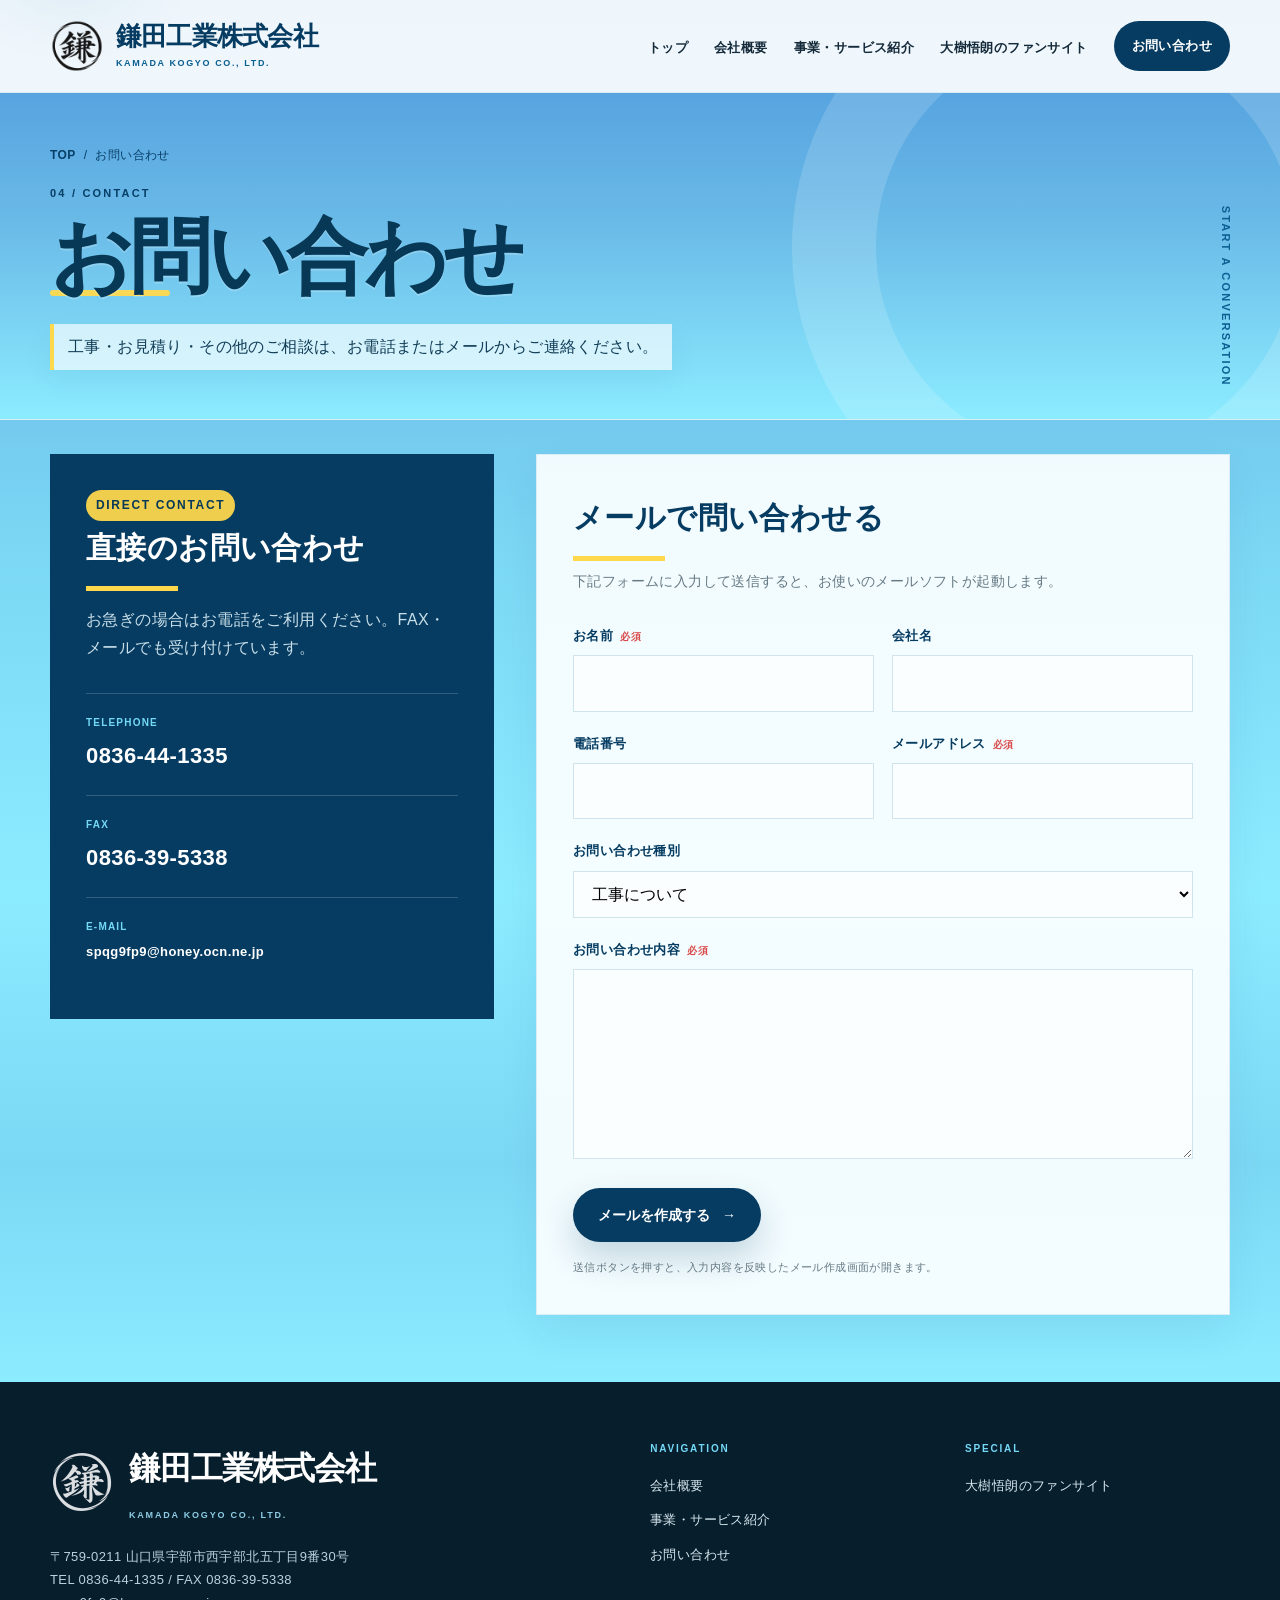
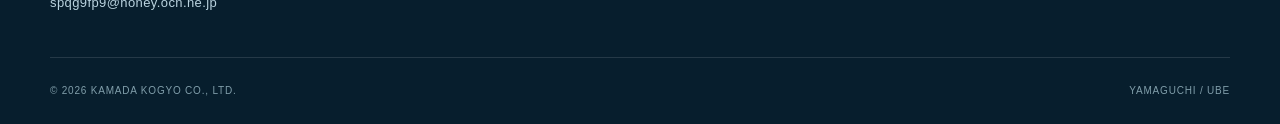
<file: contact.html>
<!doctype html><html lang="ja"><head><meta charset="utf-8"><meta name="viewport" content="width=device-width,initial-scale=1"><meta name="description" content="鎌田工業株式会社へのお問い合わせ。TEL 0836-44-1335。"><title>お問い合わせ｜【公式】鎌田工業株式会社</title><meta property="og:title" content="お問い合わせ｜【公式】鎌田工業株式会社"><meta property="og:site_name" content="【公式】鎌田工業株式会社"><meta name="twitter:title" content="お問い合わせ｜【公式】鎌田工業株式会社"><link rel="stylesheet" href="assets/css/style.css?v=20260925-wrap-fix-v2"></head><body>
<div class="scroll-progress" aria-hidden="true"></div><a class="skip-link" href="#main">本文へ移動</a><header class="site-header"><div class="container header-inner"><a class="brand" href="index.html"><span class="brand-logo" aria-hidden="true"><img src="assets/img/kamada-logo.png" alt=""></span><span class="brand-copy"><span class="brand-main">鎌田工業株式会社</span><span class="brand-sub">KAMADA KOGYO CO., LTD.</span></span></a><button class="menu-btn" type="button" aria-label="メニューを開く" aria-expanded="false"><span></span></button><nav class="nav"><a href="index.html">トップ</a><a href="company.html">会社概要</a><a href="services.html">事業・サービス紹介</a><a href="karaoke.html">大樹悟朗のファンサイト</a><a class="nav-contact" href="contact.html" aria-current="page">お問い合わせ</a></nav></div></header>
<main id="main"><section class="page-hero"><div class="container page-hero-inner"><div class="breadcrumb"><a href="index.html">TOP</a><span>/</span><span>お問い合わせ</span></div><div class="page-kicker">04 / CONTACT</div><h1 class="page-title">お問い合わせ</h1><p class="page-intro">工事・お見積り・その他のご相談は、お電話またはメールからご連絡ください。</p></div><div class="page-accent">START A CONVERSATION</div></section>
<section class="section"><div class="container contact-layout"><aside class="contact-side reveal"><div class="section-index" style="color:var(--sky-bright)">DIRECT CONTACT</div><h2>直接のお問い合わせ</h2><p>お急ぎの場合はお電話をご利用ください。FAX・メールでも受け付けています。</p><a class="contact-direct" href="tel:0836441335"><small>TELEPHONE</small><strong>0836-44-1335</strong></a><div class="contact-direct"><small>FAX</small><strong>0836-39-5338</strong></div><a class="contact-direct email" href="mailto:spqg9fp9@honey.ocn.ne.jp"><small>E-MAIL</small><strong>spqg9fp9@honey.ocn.ne.jp</strong></a></aside><div class="contact-card reveal reveal-delay-1"><h2>メールで問い合わせる</h2><p class="note">下記フォームに入力して送信すると、お使いのメールソフトが起動します。</p><form id="contactForm"><div class="form-row"><div class="field"><label for="name">お名前<span class="required">必須</span></label><input id="name" name="name" required autocomplete="name"></div><div class="field"><label for="company">会社名</label><input id="company" name="company" autocomplete="organization"></div></div><div class="form-row"><div class="field"><label for="tel">電話番号</label><input id="tel" name="tel" type="tel" autocomplete="tel"></div><div class="field"><label for="email">メールアドレス<span class="required">必須</span></label><input id="email" name="email" type="email" required autocomplete="email"></div></div><div class="field"><label for="subject">お問い合わせ種別</label><select id="subject" name="subject"><option>工事について</option><option>お見積りについて</option><option>会社について</option><option>その他</option></select></div><div class="field"><label for="message">お問い合わせ内容<span class="required">必須</span></label><textarea id="message" name="message" required></textarea></div><button class="btn btn-primary" type="submit">メールを作成する <span class="arrow">→</span></button><p class="form-note">送信ボタンを押すと、入力内容を反映したメール作成画面が開きます。</p></form></div></div></section></main>
<footer class="site-footer"><div class="container"><div class="footer-top"><div><div class="footer-brand footer-brand-with-logo"><img src="assets/img/kamada-logo.png" alt="鎌田工業株式会社 ロゴ"><span>鎌田工業株式会社<small>KAMADA KOGYO CO., LTD.</small></span></div><p class="footer-address">〒759-0211 山口県宇部市西宇部北五丁目9番30号<br>TEL 0836-44-1335 / FAX 0836-39-5338<br>spqg9fp9@honey.ocn.ne.jp</p></div><div><div class="footer-title">NAVIGATION</div><div class="footer-links"><a href="company.html">会社概要</a><a href="services.html">事業・サービス紹介</a><a href="contact.html">お問い合わせ</a></div></div><div><div class="footer-title">SPECIAL</div><div class="footer-links"><a href="karaoke.html">大樹悟朗のファンサイト</a></div></div></div><div class="footer-bottom"><span>© <span data-year></span> KAMADA KOGYO CO., LTD.</span><span>YAMAGUCHI / UBE</span></div></div></footer><button class="to-top" type="button" aria-label="ページ上部へ">↑</button><script src="assets/js/main.js?v=20260925-wrap-fix-v2"></script></body></html>
</file>
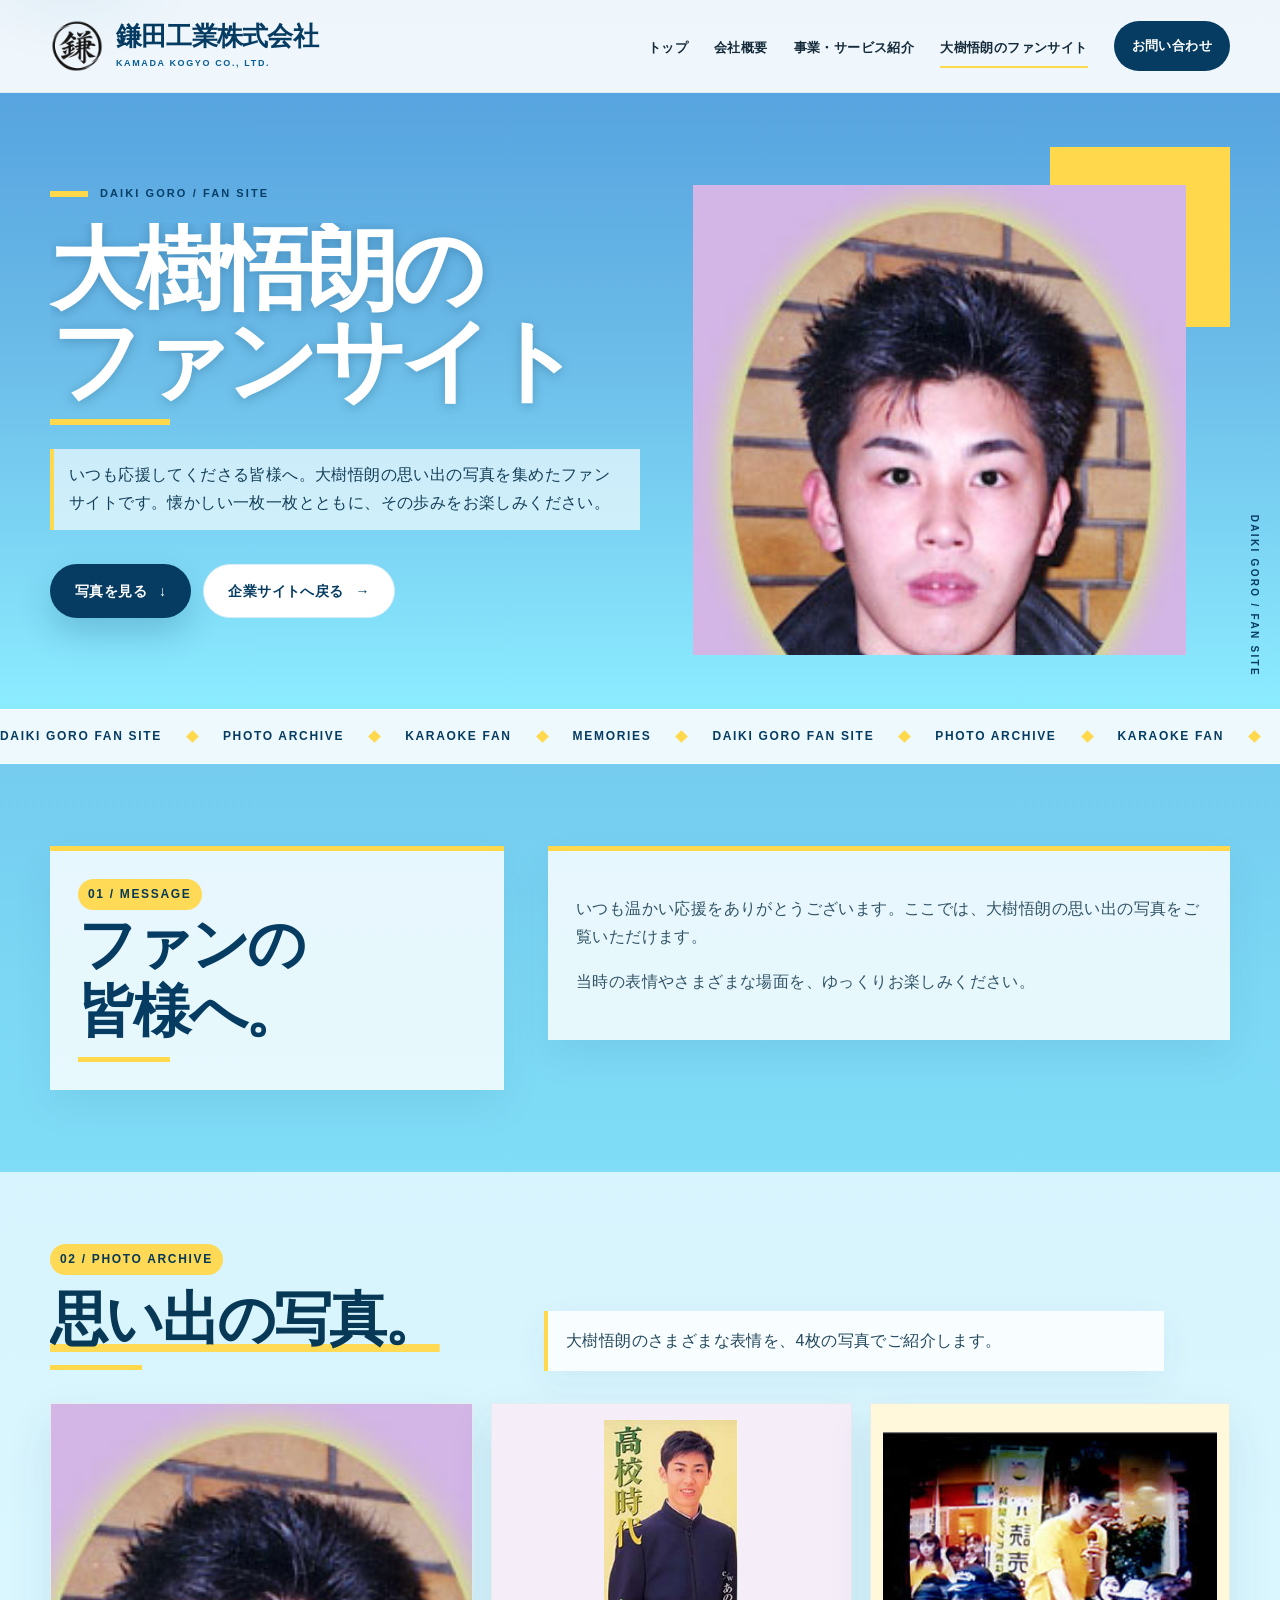
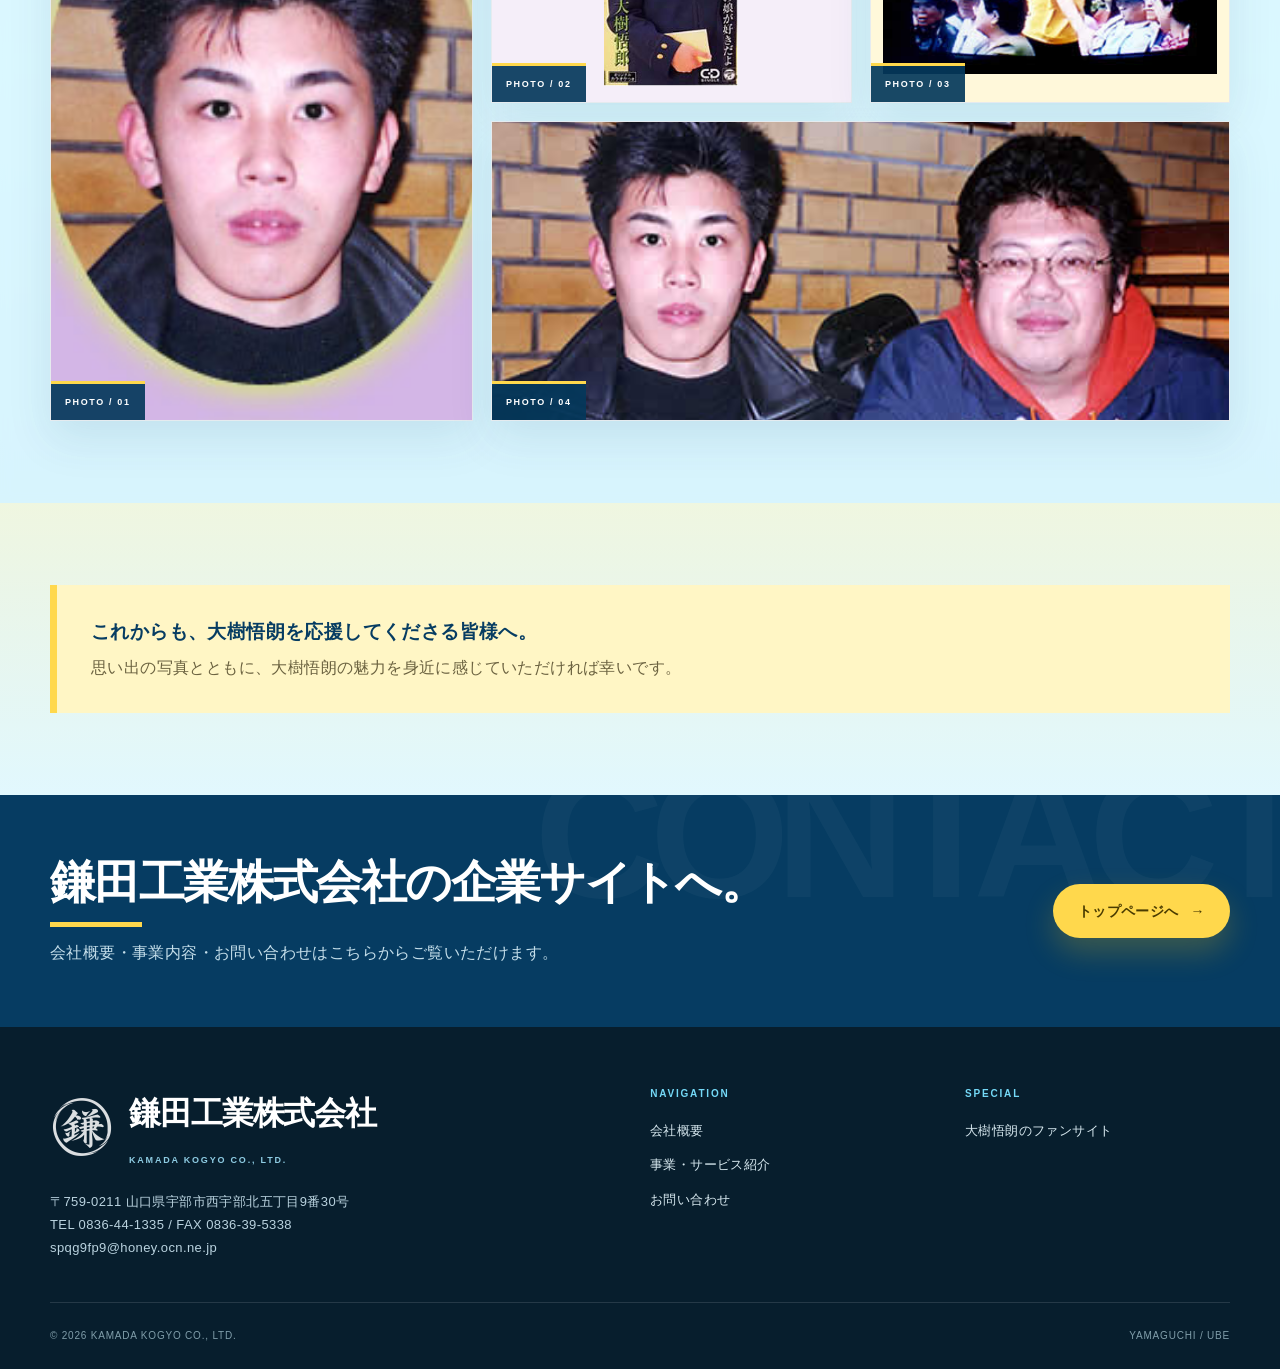
<file: karaoke.html>
<!doctype html><html lang="ja"><head><meta charset="utf-8"><meta name="viewport" content="width=device-width,initial-scale=1"><meta name="description" content="大樹悟朗のファンサイト。思い出の写真を掲載しています。"><title>大樹悟朗のファンサイト｜【公式】鎌田工業株式会社</title><meta property="og:title" content="大樹悟朗のファンサイト｜【公式】鎌田工業株式会社"><meta property="og:site_name" content="【公式】鎌田工業株式会社"><meta name="twitter:title" content="大樹悟朗のファンサイト｜【公式】鎌田工業株式会社"><link rel="stylesheet" href="assets/css/style.css?v=20260925-wrap-fix-v2"></head><body>
<div class="scroll-progress" aria-hidden="true"></div><a class="skip-link" href="#main">本文へ移動</a><header class="site-header"><div class="container header-inner"><a class="brand" href="index.html"><span class="brand-logo" aria-hidden="true"><img src="assets/img/kamada-logo.png" alt=""></span><span class="brand-copy"><span class="brand-main">鎌田工業株式会社</span><span class="brand-sub">KAMADA KOGYO CO., LTD.</span></span></a><button class="menu-btn" type="button" aria-label="メニューを開く" aria-expanded="false"><span></span></button><nav class="nav"><a href="index.html">トップ</a><a href="company.html">会社概要</a><a href="services.html">事業・サービス紹介</a><a href="karaoke.html" aria-current="page">大樹悟朗のファンサイト</a><a class="nav-contact" href="contact.html">お問い合わせ</a></nav></div></header>
<main id="main"><section class="fan-hero"><div class="container fan-hero-grid"><div class="fan-hero-copy"><div class="kicker">DAIKI GORO / FAN SITE</div><h1><span>大樹悟朗の</span><br><span class="fan-title-sub">ファンサイト</span></h1><p>いつも応援してくださる皆様へ。大樹悟朗の思い出の写真を集めたファンサイトです。懐かしい一枚一枚とともに、その歩みをお楽しみください。</p><div class="hero-actions"><a class="btn btn-primary" href="#gallery">写真を見る <span class="arrow">↓</span></a><a class="btn btn-outline" href="index.html">企業サイトへ戻る <span class="arrow">→</span></a></div></div><div class="fan-portrait-wrap"><div class="fan-portrait reveal-clip"><img src="assets/img/daiki-goro-4.jpg" alt="大樹悟朗ファンサイト掲載写真"></div></div></div></section>
<div class="marquee" aria-hidden="true"><div class="marquee-track"><span>DAIKI GORO FAN SITE</span><span>PHOTO ARCHIVE</span><span>KARAOKE FAN</span><span>MEMORIES</span><span>DAIKI GORO FAN SITE</span><span>PHOTO ARCHIVE</span><span>KARAOKE FAN</span><span>MEMORIES</span></div></div>
<section class="section"><div class="container fan-message"><div class="reveal"><div class="section-index">01 / MESSAGE</div><h2>ファンの皆様へ。</h2></div><div class="fan-message-text reveal reveal-delay-1"><p>いつも温かい応援をありがとうございます。ここでは、大樹悟朗の思い出の写真をご覧いただけます。</p><p>当時の表情やさまざまな場面を、ゆっくりお楽しみください。</p></div></div></section>
<section class="section section-soft" id="gallery"><div class="container"><div class="section-head"><div class="reveal"><div class="section-index">02 / PHOTO ARCHIVE</div><h2 class="section-title">思い出の写真。</h2></div><p class="section-lead reveal reveal-delay-1">大樹悟朗のさまざまな表情を、4枚の写真でご紹介します。</p></div><div class="gallery-grid"><figure class="gallery-item"><img src="assets/img/daiki-goro-4.jpg" alt="ファンサイト掲載写真 1"><figcaption class="gallery-label">PHOTO / 01</figcaption></figure><figure class="gallery-item"><img src="assets/img/daiki-goro-2.jpg" alt="ファンサイト掲載写真 2"><figcaption class="gallery-label">PHOTO / 02</figcaption></figure><figure class="gallery-item"><img src="assets/img/daiki-goro-3.jpg" alt="ファンサイト掲載写真 3"><figcaption class="gallery-label">PHOTO / 03</figcaption></figure><figure class="gallery-item"><img src="assets/img/daiki-goro-1.jpg" alt="ファンサイト掲載写真 4"><figcaption class="gallery-label">PHOTO / 04</figcaption></figure></div></div></section>
<section class="section section-yellow"><div class="container"><div class="fan-note reveal"><h3>これからも、大樹悟朗を応援してくださる皆様へ。</h3><p>思い出の写真とともに、大樹悟朗の魅力を身近に感じていただければ幸いです。</p></div></div></section>
<section class="cta-band"><div class="container cta-inner"><div><h2>鎌田工業株式会社の企業サイトへ。</h2><p>会社概要・事業内容・お問い合わせはこちらからご覧いただけます。</p></div><div class="cta-actions"><a class="btn btn-yellow" href="index.html">トップページへ <span class="arrow">→</span></a></div></div></section></main>
<footer class="site-footer"><div class="container"><div class="footer-top"><div><div class="footer-brand footer-brand-with-logo"><img src="assets/img/kamada-logo.png" alt="鎌田工業株式会社 ロゴ"><span>鎌田工業株式会社<small>KAMADA KOGYO CO., LTD.</small></span></div><p class="footer-address">〒759-0211 山口県宇部市西宇部北五丁目9番30号<br>TEL 0836-44-1335 / FAX 0836-39-5338<br>spqg9fp9@honey.ocn.ne.jp</p></div><div><div class="footer-title">NAVIGATION</div><div class="footer-links"><a href="company.html">会社概要</a><a href="services.html">事業・サービス紹介</a><a href="contact.html">お問い合わせ</a></div></div><div><div class="footer-title">SPECIAL</div><div class="footer-links"><a href="karaoke.html">大樹悟朗のファンサイト</a></div></div></div><div class="footer-bottom"><span>© <span data-year></span> KAMADA KOGYO CO., LTD.</span><span>YAMAGUCHI / UBE</span></div></div></footer><button class="to-top" type="button" aria-label="ページ上部へ">↑</button><script src="assets/js/main.js?v=20260925-wrap-fix-v2"></script></body></html>
</file>
<file: assets/css/style.css>
:root{
  --sky:#55c8f2;
  --sky-bright:#74d9f7;
  --sky-soft:#e9f9ff;
  --sky-pale:#f5fcff;
  --blue:#0c5f92;
  --blue-deep:#063c62;
  --navy:#0b2233;
  --yellow:#ffd84c;
  --yellow-soft:#fff6c5;
  --ink:#142a39;
  --muted:#667984;
  --line:#d9edf5;
  --white:#fff;
  --shadow:0 28px 80px rgba(13,91,136,.16);
  --container:min(1180px,calc(100% - 48px));
  --header-h:92px;
}
*{box-sizing:border-box}
html{scroll-behavior:smooth}
body{margin:0;font-family:-apple-system,BlinkMacSystemFont,"Hiragino Kaku Gothic ProN","Yu Gothic",Meiryo,sans-serif;color:var(--ink);background:#fff;line-height:1.78;letter-spacing:.025em;-webkit-font-smoothing:antialiased}
body.nav-open{overflow:hidden}
a{color:inherit;text-decoration:none}
img{display:block;max-width:100%}
button,input,textarea,select{font:inherit}
button{color:inherit}
.container{width:var(--container);margin-inline:auto}
.skip-link{position:fixed;left:16px;top:-90px;z-index:1000;background:#fff;padding:10px 14px;border-radius:8px;box-shadow:var(--shadow)}
.skip-link:focus{top:16px}
.scroll-progress{position:fixed;left:0;top:0;height:3px;width:0;background:var(--yellow);z-index:1000;pointer-events:none}
.site-header{position:sticky;top:0;z-index:300;background:rgba(255,255,255,.9);backdrop-filter:blur(16px);border-bottom:1px solid rgba(215,235,244,.88);transition:box-shadow .3s,background .3s}
.site-header.is-scrolled{box-shadow:0 10px 38px rgba(7,62,98,.08);background:rgba(255,255,255,.96)}
.header-inner{min-height:var(--header-h);display:flex;align-items:center;justify-content:space-between;gap:32px}
.brand{display:flex;flex-direction:column;line-height:1;color:var(--blue-deep);font-weight:900;letter-spacing:.01em;white-space:nowrap}
.brand-main{font-size:clamp(18px,2vw,27px);letter-spacing:-.03em}
.brand-sub{font-size:9px;letter-spacing:.18em;color:var(--blue);margin-top:9px;font-weight:800}
.nav{display:flex;align-items:center;gap:26px;font-size:13px;font-weight:800}
.nav a{position:relative;padding:34px 0 30px;white-space:nowrap}
.nav a:not(.nav-contact)::after{content:"";position:absolute;left:0;bottom:22px;width:100%;height:2px;background:var(--yellow);transform:scaleX(0);transform-origin:right;transition:transform .35s cubic-bezier(.2,.8,.2,1)}
.nav a:hover::after,.nav a[aria-current="page"]::after{transform:scaleX(1);transform-origin:left}
.nav-contact{background:var(--blue-deep);color:#fff!important;padding:13px 18px!important;border-radius:999px;transition:transform .25s,background .25s}
.nav-contact:hover{transform:translateY(-2px);background:var(--blue)}
.menu-btn{display:none;width:48px;height:48px;border:0;border-radius:50%;background:var(--sky-soft);position:relative;cursor:pointer;flex:0 0 48px}
.menu-btn span,.menu-btn::before,.menu-btn::after{content:"";position:absolute;left:13px;width:22px;height:2px;background:var(--blue-deep);transition:.28s;border-radius:2px}
.menu-btn::before{top:16px}.menu-btn span{top:23px}.menu-btn::after{top:30px}
.menu-btn.active::before{top:23px;transform:rotate(45deg)}.menu-btn.active span{opacity:0}.menu-btn.active::after{top:23px;transform:rotate(-45deg)}

/* Home hero */
.home-hero{position:relative;min-height:760px;overflow:hidden;background:linear-gradient(135deg,var(--sky-pale),#fff 62%)}
.home-hero::before{content:"";position:absolute;inset:auto auto -220px -160px;width:520px;height:520px;border-radius:50%;background:rgba(85,200,242,.10)}
.hero-grid{min-height:760px;display:grid;grid-template-columns:.94fr 1.06fr;align-items:center;gap:62px;padding:62px 0 76px}
.hero-copy{position:relative;z-index:2;padding-top:4px}
.kicker{display:flex;align-items:center;gap:12px;color:var(--blue);font-size:11px;font-weight:900;letter-spacing:.19em;text-transform:uppercase;margin-bottom:20px}
.kicker::before{content:"";width:38px;height:6px;background:var(--yellow)}
.hero-title{margin:0;color:var(--blue-deep);font-size:clamp(47px,6vw,78px);line-height:1.09;letter-spacing:-.055em;font-weight:900}
.hero-line{display:block;overflow:hidden;padding-bottom:.04em}
.hero-line>span{display:block;transform:translateY(115%);transition:transform .9s cubic-bezier(.18,.78,.18,1)}
body.loaded .hero-line:nth-child(1)>span{transform:none;transition-delay:.10s}
body.loaded .hero-line:nth-child(2)>span{transform:none;transition-delay:.20s}
body.loaded .hero-line:nth-child(3)>span{transform:none;transition-delay:.30s}
.hero-line .highlight{display:inline-block;position:relative;color:var(--sky);z-index:0}
.hero-line .highlight::after{content:"";position:absolute;left:-2px;right:-4px;bottom:7px;height:13px;background:var(--yellow);z-index:-1;transform:scaleX(0);transform-origin:left;transition:transform .8s .95s cubic-bezier(.2,.8,.2,1)}
body.loaded .hero-line .highlight::after{transform:scaleX(1)}
.hero-description{max-width:610px;margin:25px 0 0;color:#4f6977;font-size:16px;opacity:0;transform:translateY(18px);transition:.7s .58s}
body.loaded .hero-description{opacity:1;transform:none}
.hero-actions{display:flex;gap:12px;flex-wrap:wrap;margin-top:34px;opacity:0;transform:translateY(20px);transition:.7s .72s}
body.loaded .hero-actions{opacity:1;transform:none}
.btn{display:inline-flex;align-items:center;justify-content:center;gap:12px;min-height:54px;padding:0 24px;border-radius:999px;border:1px solid transparent;font-weight:900;font-size:14px;transition:transform .25s,box-shadow .25s,background .25s,border-color .25s;cursor:pointer}
.btn .arrow{transition:transform .25s}
.btn:hover{transform:translateY(-2px)}.btn:hover .arrow{transform:translateX(5px)}
.btn-primary{background:var(--blue-deep);color:#fff;box-shadow:0 16px 34px rgba(6,60,98,.20)}
.btn-primary:hover{background:var(--blue)}
.btn-outline{background:#fff;color:var(--blue-deep);border-color:var(--line)}
.btn-yellow{background:var(--yellow);color:#4a3b00;box-shadow:0 14px 30px rgba(235,190,15,.24)}
.hero-media{position:relative;min-height:590px;opacity:0;transform:translateX(38px);transition:1s .28s cubic-bezier(.2,.75,.2,1)}
body.loaded .hero-media{opacity:1;transform:none}
.hero-photo-frame{position:absolute;inset:18px 0 34px 42px;overflow:hidden;border-radius:8px 80px 8px 8px;box-shadow:var(--shadow);background:#cfeaf5}
.hero-photo-frame img{width:100%;height:100%;object-fit:cover;filter:saturate(.95) contrast(1.02);transform:scale(1.06)}
.hero-photo-frame::after{content:"";position:absolute;inset:0;background:linear-gradient(180deg,rgba(6,60,98,.02),rgba(6,60,98,.16))}
.hero-yellow-block{position:absolute;right:-26px;top:0;width:150px;height:150px;background:var(--yellow);z-index:-1}
.hero-label{position:absolute;left:0;bottom:0;z-index:3;background:#fff;padding:22px 28px;box-shadow:0 20px 50px rgba(6,60,98,.16);min-width:265px}
.hero-label strong{display:block;font-size:22px;color:var(--blue-deep);line-height:1.2;letter-spacing:-.02em}.hero-label span{display:block;margin-top:7px;color:var(--blue);font-size:11px;font-weight:900;letter-spacing:.14em}
.hero-sideword{position:absolute;right:-42px;top:50%;transform:rotate(90deg) translateY(-50%);transform-origin:center;color:var(--blue-deep);font-size:10px;font-weight:900;letter-spacing:.25em;opacity:.55}

.marquee{overflow:hidden;border-top:1px solid var(--line);border-bottom:1px solid var(--line);background:#fff}
.marquee-track{display:flex;width:max-content;animation:marquee 34s linear infinite;padding:16px 0;color:var(--blue-deep);font-weight:900;font-size:12px;letter-spacing:.14em}
.marquee-track span{display:flex;align-items:center;white-space:nowrap}.marquee-track span::after{content:"";width:9px;height:9px;background:var(--yellow);margin:0 26px;transform:rotate(45deg)}
@keyframes marquee{to{transform:translateX(-50%)}}

.section{position:relative;padding:112px 0}
.section-soft{background:var(--sky-pale)}
.section-dark{background:var(--blue-deep);color:#fff}
.section-yellow{background:linear-gradient(180deg,#fffdf4,#fff)}
.section-head{display:grid;grid-template-columns:.78fr 1.22fr;gap:55px;align-items:end;margin-bottom:54px}
.section-index{font-size:12px;font-weight:900;letter-spacing:.18em;color:var(--blue);display:flex;align-items:center;gap:12px}.section-index::after{content:"";width:42px;height:1px;background:currentColor;opacity:.5}
.section-title{margin:10px 0 0;color:var(--blue-deep);font-size:clamp(34px,5vw,58px);line-height:1.18;letter-spacing:-.045em;font-weight:900}
.section-lead{margin:0;color:var(--muted);max-width:620px}
.section-dark .section-title,.section-dark .section-index{color:#fff}.section-dark .section-lead{color:#cbe0eb}
.reveal{opacity:0;transform:translateY(34px);transition:opacity .75s ease,transform .75s cubic-bezier(.2,.75,.2,1)}
.reveal.is-visible{opacity:1;transform:none}
.reveal-delay-1{transition-delay:.08s}.reveal-delay-2{transition-delay:.16s}.reveal-delay-3{transition-delay:.24s}
.reveal-clip{clip-path:inset(0 100% 0 0);transition:clip-path 1s cubic-bezier(.2,.8,.2,1)}.reveal-clip.is-visible{clip-path:inset(0)}

.service-grid{display:grid;grid-template-columns:repeat(3,1fr);gap:1px;background:var(--line);border:1px solid var(--line)}
.service-card{background:#fff;padding:42px 34px 36px;min-height:310px;position:relative;overflow:hidden;transition:background .3s,transform .3s}
.service-card::after{content:"↗";position:absolute;right:28px;bottom:22px;font-size:21px;color:var(--blue);transition:transform .3s}
.service-card:hover{background:var(--sky-pale)}.service-card:hover::after{transform:translate(5px,-5px)}
.service-no{font-size:11px;font-weight:900;letter-spacing:.2em;color:var(--blue);margin-bottom:56px}
.service-card h3{font-size:24px;line-height:1.35;color:var(--blue-deep);margin:0 0 14px;letter-spacing:-.025em}.service-card p{font-size:14px;color:var(--muted);margin:0;max-width:320px}

.photo-split{display:grid;grid-template-columns:1.08fr .92fr;gap:70px;align-items:center}
.photo-panel{position:relative;min-height:540px;overflow:hidden;background:#dfeff4}
.photo-panel img{width:100%;height:120%;object-fit:cover;position:absolute;top:-10%;left:0;will-change:transform}
.photo-panel .photo-tag{position:absolute;left:0;bottom:0;background:var(--yellow);padding:15px 20px;font-size:11px;font-weight:900;letter-spacing:.14em;color:#4f4000}
.text-stack .section-title{margin-bottom:25px}.text-stack p{color:var(--muted)}
.fact-list{list-style:none;padding:0;margin:30px 0 0;border-top:1px solid var(--line)}
.fact-list li{display:grid;grid-template-columns:110px 1fr;gap:20px;border-bottom:1px solid var(--line);padding:17px 0;font-size:14px}.fact-list strong{color:var(--blue-deep)}
.link-arrow{display:inline-flex;align-items:center;gap:14px;margin-top:28px;color:var(--blue-deep);font-weight:900;font-size:14px}.link-arrow i{display:grid;place-items:center;width:38px;height:38px;border-radius:50%;font-style:normal;background:var(--sky-soft);transition:.25s}.link-arrow:hover i{transform:translateX(5px);background:var(--yellow)}

.fan-teaser{display:grid;grid-template-columns:.82fr 1.18fr;gap:58px;align-items:center;background:#fff;border:1px solid var(--line);padding:28px;box-shadow:0 28px 70px rgba(6,60,98,.08)}
.fan-teaser-photo{min-height:390px;background:var(--sky-soft);overflow:hidden;position:relative}.fan-teaser-photo img{width:100%;height:100%;object-fit:cover;position:absolute;inset:0}.fan-teaser-photo::after{content:"FAN SITE";position:absolute;right:0;bottom:0;background:var(--yellow);padding:14px 18px;font-size:11px;font-weight:900;letter-spacing:.18em}
.fan-teaser-copy{padding:24px 30px 24px 0}.fan-teaser-copy h2{font-size:clamp(34px,4vw,53px);line-height:1.17;letter-spacing:-.045em;color:var(--blue-deep);margin:10px 0 22px}.fan-teaser-copy p{color:var(--muted)}

.cta-band{position:relative;overflow:hidden;background:var(--blue-deep);color:#fff;padding:72px 0}.cta-band::before{content:"CONTACT";position:absolute;right:-20px;top:-50px;font-size:180px;line-height:1;font-weight:900;letter-spacing:-.08em;color:rgba(255,255,255,.035);pointer-events:none}.cta-inner{display:flex;align-items:center;justify-content:space-between;gap:42px;position:relative;z-index:1}.cta-inner h2{margin:0;font-size:clamp(31px,4vw,46px);line-height:1.2;letter-spacing:-.035em}.cta-inner p{margin:12px 0 0;color:#c4deea}.cta-actions{display:flex;gap:12px;flex-wrap:wrap;justify-content:flex-end}

/* Inner pages */
.page-hero{position:relative;overflow:hidden;background:var(--sky-pale);min-height:430px;display:flex;align-items:center;border-bottom:1px solid var(--line)}
.page-hero::after{content:"";position:absolute;right:-100px;top:-140px;width:420px;height:420px;border-radius:50%;border:84px solid rgba(85,200,242,.08)}
.page-hero-inner{padding:70px 0 66px;position:relative;z-index:1}.breadcrumb{display:flex;gap:8px;align-items:center;flex-wrap:wrap;color:var(--muted);font-size:12px;margin-bottom:18px}.breadcrumb a{color:var(--blue);font-weight:800}.page-kicker{font-size:11px;letter-spacing:.2em;color:var(--blue);font-weight:900}.page-title{font-size:clamp(48px,7vw,82px);line-height:1.04;letter-spacing:-.055em;color:var(--blue-deep);margin:10px 0 17px;font-weight:900}.page-intro{margin:0;max-width:680px;color:var(--muted)}
.page-accent{position:absolute;right:5%;bottom:32px;font-size:11px;font-weight:900;letter-spacing:.2em;color:var(--blue);transform:rotate(90deg);transform-origin:right bottom}

.company-grid{display:grid;grid-template-columns:.85fr 1.15fr;gap:70px;align-items:start}.company-statement{position:sticky;top:130px}.company-statement h2{font-size:clamp(34px,4.5vw,52px);line-height:1.2;letter-spacing:-.04em;margin:10px 0 24px;color:var(--blue-deep)}.company-statement p{color:var(--muted)}
.data-table{width:100%;border-collapse:collapse;border-top:2px solid var(--blue-deep)}.data-table th,.data-table td{padding:22px 14px;border-bottom:1px solid var(--line);vertical-align:top;text-align:left}.data-table th{width:170px;color:var(--blue-deep);font-size:13px}.data-table td{color:#435d6c}.data-table a{color:var(--blue);font-weight:800}
.map-box{margin-top:34px;background:var(--sky-pale);padding:28px;border-left:6px solid var(--yellow)}.map-box h3{margin:0 0 6px;color:var(--blue-deep)}.map-box p{margin:0 0 18px;color:var(--muted)}

.service-feature{display:grid;grid-template-columns:1fr 1fr;gap:0;min-height:520px;background:var(--blue-deep);color:#fff}.service-feature-media{overflow:hidden;min-height:420px}.service-feature-media img{width:100%;height:100%;object-fit:cover}.service-feature-copy{padding:64px;display:flex;flex-direction:column;justify-content:center}.service-feature-copy .num{color:var(--yellow);font-size:12px;font-weight:900;letter-spacing:.2em}.service-feature-copy h2{font-size:clamp(35px,4vw,54px);line-height:1.2;letter-spacing:-.04em;margin:13px 0 22px}.service-feature-copy p{color:#c8dfe9;margin:0}
.service-list{display:grid;grid-template-columns:repeat(3,1fr);gap:26px}.service-item{border-top:3px solid var(--sky);padding:26px 4px 0}.service-item .num{font-size:11px;font-weight:900;color:var(--blue);letter-spacing:.18em}.service-item h3{font-size:22px;margin:16px 0 10px;color:var(--blue-deep)}.service-item p{color:var(--muted);font-size:14px;margin:0}
.flow{display:grid;grid-template-columns:repeat(4,1fr);gap:18px;counter-reset:flow}.flow-item{position:relative;background:#fff;border:1px solid var(--line);padding:30px 25px;min-height:210px}.flow-item::before{counter-increment:flow;content:"0" counter(flow);display:block;color:var(--blue);font-size:11px;font-weight:900;letter-spacing:.18em;margin-bottom:34px}.flow-item h3{margin:0 0 8px;color:var(--blue-deep);font-size:20px}.flow-item p{margin:0;color:var(--muted);font-size:13px}

.contact-layout{display:grid;grid-template-columns:.78fr 1.22fr;gap:54px;align-items:start}.contact-side{background:var(--blue-deep);color:#fff;padding:42px;position:sticky;top:128px}.contact-side h2{font-size:30px;margin:0 0 14px}.contact-side>p{color:#c9dfe9;margin:0 0 30px}.contact-direct{display:block;border-top:1px solid rgba(255,255,255,.18);padding:20px 0}.contact-direct small{display:block;color:var(--sky-bright);font-weight:900;letter-spacing:.12em;font-size:10px}.contact-direct strong{display:block;font-size:22px;margin-top:4px;word-break:break-all}.contact-direct.email strong{font-size:13px}.contact-card{border:1px solid var(--line);padding:42px;background:#fff}.contact-card h2{margin:0 0 8px;color:var(--blue-deep);font-size:30px}.contact-card .note{margin:0 0 30px;color:var(--muted);font-size:14px}.form-row{display:grid;grid-template-columns:1fr 1fr;gap:18px}.field{margin-bottom:20px}.field label{display:block;margin-bottom:8px;font-weight:900;color:var(--blue-deep);font-size:13px}.required{color:#d94848;font-size:10px;margin-left:7px}.field input,.field textarea,.field select{width:100%;border:1px solid #cfe4ed;background:#fbfeff;padding:13px 14px;outline:none;border-radius:0;transition:border .2s,box-shadow .2s}.field input:focus,.field textarea:focus,.field select:focus{border-color:var(--sky);box-shadow:0 0 0 3px rgba(85,200,242,.13)}.field textarea{min-height:190px;resize:vertical}.form-note{font-size:11px;color:var(--muted);margin:16px 0 0}

/* Fan page */
.fan-hero{position:relative;overflow:hidden;background:linear-gradient(135deg,var(--sky-pale),#fff 60%)}
.fan-hero-grid{min-height:680px;display:grid;grid-template-columns:1.05fr .95fr;gap:64px;align-items:center;padding:70px 0}.fan-hero-copy h1{font-size:clamp(52px,7.4vw,91px);line-height:1.01;letter-spacing:-.06em;color:var(--blue-deep);margin:10px 0 24px}.fan-hero-copy h1 span{color:var(--sky)}.fan-hero-copy p{color:var(--muted);max-width:590px}.fan-portrait-wrap{position:relative;padding:38px 44px 0 0}.fan-portrait{height:520px;overflow:hidden;background:var(--sky-soft);position:relative;box-shadow:var(--shadow)}.fan-portrait img{width:100%;height:100%;object-fit:cover;object-position:center top}.fan-portrait-wrap::before{content:"";position:absolute;right:0;top:0;width:180px;height:180px;background:var(--yellow)}.fan-portrait-wrap::after{content:"DAIKI GORO / FAN SITE";position:absolute;right:-105px;bottom:50px;transform:rotate(90deg);font-size:10px;font-weight:900;letter-spacing:.23em;color:var(--blue-deep)}
.fan-message{display:grid;grid-template-columns:.8fr 1.2fr;gap:55px;align-items:start}.fan-message h2{font-size:clamp(36px,4.6vw,58px);line-height:1.16;letter-spacing:-.045em;margin:0;color:var(--blue-deep)}.fan-message-text{font-size:16px;color:var(--muted)}
.gallery-grid{display:grid;grid-template-columns:1.1fr .9fr .9fr;grid-template-rows:280px 280px;gap:16px}.gallery-item{position:relative;overflow:hidden;background:var(--sky-soft)}.gallery-item:first-child{grid-row:1/3}.gallery-item:nth-child(4){grid-column:2/4}.gallery-item img{width:100%;height:100%;object-fit:cover;transition:transform .7s cubic-bezier(.2,.8,.2,1)}.gallery-item:hover img{transform:scale(1.04)}.gallery-item .gallery-label{position:absolute;left:0;bottom:0;background:rgba(6,60,98,.9);color:#fff;padding:10px 14px;font-size:9px;font-weight:900;letter-spacing:.18em}
.fan-note{background:var(--yellow-soft);border-left:7px solid var(--yellow);padding:30px 34px}.fan-note h3{margin:0 0 6px;color:var(--blue-deep)}.fan-note p{margin:0;color:#6b6240}

.site-footer{background:#071e2d;color:#fff;padding:72px 0 26px}.footer-top{display:grid;grid-template-columns:1.35fr .65fr .65fr;gap:50px;padding-bottom:56px;border-bottom:1px solid rgba(255,255,255,.12)}.footer-brand{font-size:32px;font-weight:900;letter-spacing:-.035em}.footer-brand small{display:block;font-size:9px;letter-spacing:.2em;color:#8ecce3;margin-top:10px}.footer-address{color:#bad3df;margin:22px 0 0;font-size:13px}.footer-title{font-size:10px;font-weight:900;letter-spacing:.18em;color:var(--sky-bright);margin-bottom:16px}.footer-links{display:grid;gap:11px;font-size:13px;color:#d8e9f0}.footer-links a:hover{color:var(--yellow)}.footer-bottom{display:flex;justify-content:space-between;gap:20px;padding-top:24px;color:#809eaa;font-size:10px;letter-spacing:.08em}
.to-top{position:fixed;right:22px;bottom:22px;width:48px;height:48px;border-radius:50%;border:0;background:var(--yellow);color:#4a3a00;font-weight:900;cursor:pointer;z-index:150;opacity:0;pointer-events:none;transform:translateY(10px);transition:.3s}.to-top.show{opacity:1;pointer-events:auto;transform:none}

@media(max-width:980px){
  :root{--header-h:76px;--container:min(100% - 34px,1180px)}
  .header-inner{min-height:var(--header-h)}.menu-btn{display:block}.nav{position:fixed;inset:var(--header-h) 0 0;background:#fff;display:flex;flex-direction:column;align-items:stretch;gap:0;padding:24px 24px 40px;transform:translateX(100%);transition:transform .35s cubic-bezier(.2,.8,.2,1);overflow:auto}.nav.open{transform:none}.nav a{padding:18px 5px;border-bottom:1px solid var(--line);font-size:16px}.nav a:not(.nav-contact)::after{display:none}.nav-contact{margin-top:18px;text-align:center;padding:16px!important}
  .hero-grid{grid-template-columns:1fr;min-height:auto;padding:72px 0 58px;gap:44px}.hero-media{min-height:500px}.hero-photo-frame{inset:0 0 30px 34px}.hero-sideword{display:none}
  .section{padding:88px 0}.section-head{grid-template-columns:1fr;gap:22px}.service-grid{grid-template-columns:1fr}.service-card{min-height:auto}.photo-split{grid-template-columns:1fr;gap:42px}.photo-panel{min-height:470px}.fan-teaser{grid-template-columns:1fr}.fan-teaser-copy{padding:18px}.cta-inner{align-items:flex-start;flex-direction:column}.cta-actions{justify-content:flex-start}
  .company-grid{grid-template-columns:1fr}.company-statement{position:static}.service-feature{grid-template-columns:1fr}.service-feature-copy{padding:48px 36px}.service-list{grid-template-columns:1fr 1fr}.flow{grid-template-columns:1fr 1fr}.contact-layout{grid-template-columns:1fr}.contact-side{position:static}.fan-hero-grid{grid-template-columns:1fr;min-height:auto}.fan-portrait-wrap{max-width:650px}.fan-message{grid-template-columns:1fr}.gallery-grid{grid-template-columns:1fr 1fr;grid-template-rows:340px 260px 300px}.gallery-item:first-child{grid-row:auto}.gallery-item:nth-child(4){grid-column:1/3}.footer-top{grid-template-columns:1fr 1fr}.footer-top>div:first-child{grid-column:1/3}
}
@media(max-width:640px){
  :root{--container:calc(100% - 28px)}
  .brand-main{font-size:19px}.brand-sub{font-size:7.5px;letter-spacing:.14em}
  .home-hero{min-height:auto}.hero-grid{padding-top:56px}.hero-title{font-size:clamp(43px,13vw,60px)}.hero-description{font-size:14px}.hero-actions{display:grid;grid-template-columns:1fr}.btn{width:100%}.hero-media{min-height:370px}.hero-photo-frame{left:18px;border-radius:4px 48px 4px 4px}.hero-yellow-block{width:100px;height:100px;right:-12px}.hero-label{padding:16px 18px;min-width:230px}.hero-label strong{font-size:19px}
  .marquee-track{padding:13px 0}.section{padding:70px 0}.section-title{font-size:clamp(32px,10vw,44px)}.section-head{margin-bottom:38px}.service-card{padding:32px 24px}.service-no{margin-bottom:34px}.photo-panel{min-height:350px}.fact-list li{grid-template-columns:92px 1fr}.fan-teaser{padding:14px}.fan-teaser-photo{min-height:330px}.fan-teaser-copy{padding:16px 8px 8px}.cta-band{padding:58px 0}.cta-actions{width:100%}
  .page-hero{min-height:360px}.page-hero-inner{padding:54px 0}.page-title{font-size:clamp(44px,13vw,66px)}.page-accent{display:none}.data-table th,.data-table td{display:block;width:100%;padding:13px 8px}.data-table th{border-bottom:0;padding-bottom:3px}.data-table td{padding-top:2px}.service-feature-copy{padding:38px 24px}.service-list{grid-template-columns:1fr}.flow{grid-template-columns:1fr}.contact-side,.contact-card{padding:28px 22px}.form-row{grid-template-columns:1fr}.fan-hero-grid{padding:50px 0}.fan-hero-copy h1{font-size:clamp(50px,16vw,70px)}.fan-portrait-wrap{padding:24px 24px 0 0}.fan-portrait{height:430px}.fan-portrait-wrap::before{width:110px;height:110px}.fan-portrait-wrap::after{display:none}.gallery-grid{display:grid;grid-template-columns:1fr;grid-template-rows:none}.gallery-item,.gallery-item:first-child,.gallery-item:nth-child(4){grid-column:auto;grid-row:auto;height:310px}.gallery-item:nth-child(2){height:420px}.footer-top{grid-template-columns:1fr}.footer-top>div:first-child{grid-column:auto}.footer-bottom{flex-direction:column}.to-top{width:44px;height:44px;right:14px;bottom:14px}
}
@media(prefers-reduced-motion:reduce){*,*::before,*::after{scroll-behavior:auto!important;animation-duration:.01ms!important;animation-iteration-count:1!important;transition-duration:.01ms!important}.hero-line>span{transform:none}.hero-description,.hero-actions,.hero-media,.reveal{opacity:1;transform:none}.reveal-clip{clip-path:none}}

/* =========================================================
   2026-09-24 Gradient / spacing refinement
   Reference gradient: deep sky blue -> bright aqua blue
   ========================================================= */
:root{
  --gradient-top:#57a4e0;
  --gradient-mid:#72cbed;
  --gradient-bottom:#8cecff;
  --glass:rgba(255,255,255,.90);
  --glass-soft:rgba(245,252,255,.78);
}

/* The page background is the requested blue-to-aqua gradient. */
body{
  background:linear-gradient(180deg,var(--gradient-top) 0%,var(--gradient-mid) 42%,var(--gradient-bottom) 100%);
  background-attachment:fixed;
}
main{
  position:relative;
  background:linear-gradient(180deg,var(--gradient-top) 0%,#69b9e7 13%,#7bd7f4 35%,var(--gradient-bottom) 62%,#7bd8f5 83%,var(--gradient-bottom) 100%);
}

/* Hero areas use the same gradient instead of large white fields. */
.home-hero,
.page-hero,
.fan-hero{
  background:linear-gradient(180deg,var(--gradient-top) 0%,#69b9e7 38%,var(--gradient-bottom) 100%);
}
.home-hero::before{
  background:rgba(255,255,255,.13);
}
.page-hero::after{
  border-color:rgba(255,255,255,.15);
}

/* Improve contrast directly on the blue background. */
.home-hero .kicker,
.page-hero .page-kicker,
.page-hero .breadcrumb,
.page-hero .breadcrumb a,
.fan-hero .kicker{
  color:#073f67;
}
.home-hero .hero-description,
.page-hero .page-intro,
.fan-hero .fan-hero-copy p{
  color:#173f58;
}

/* Transparent / glass sections keep the gradient visible and remove hard blank bands. */
.section{
  padding:82px 0;
  background:transparent;
}
.section-soft{
  background:rgba(243,251,255,.76);
  backdrop-filter:blur(6px);
}
.section-yellow{
  background:linear-gradient(180deg,rgba(255,250,221,.88),rgba(255,255,255,.76));
}
.marquee{
  background:rgba(255,255,255,.88);
  border-color:rgba(255,255,255,.55);
  backdrop-filter:blur(8px);
}
.service-card,
.flow-item,
.contact-card,
.fan-teaser{
  background:var(--glass);
}
.map-box{
  background:rgba(245,252,255,.84);
}

/* Compress excessive vertical space while keeping a premium rhythm. */
.home-hero{min-height:auto}
.hero-grid{
  min-height:650px;
  gap:50px;
  padding:48px 0 54px;
}
.hero-media{min-height:520px}
.section-head{margin-bottom:40px}
.service-card{
  min-height:250px;
  padding:34px 30px 30px;
}
.service-no{margin-bottom:34px}
.photo-split{gap:52px}
.photo-panel{min-height:440px}
.fan-teaser{gap:42px;padding:22px}
.fan-teaser-photo{min-height:330px}
.fan-teaser-copy{padding:18px 22px 18px 0}
.cta-band{padding:60px 0}

/* Inner pages: remove oversized hero / section gaps. */
.page-hero{
  min-height:auto;
}
.page-hero-inner{
  padding:52px 0 48px;
}
.company-grid{gap:52px}
.data-table th,.data-table td{padding-top:18px;padding-bottom:18px}
.map-box{margin-top:26px}
.service-feature{
  min-height:450px;
}
.service-feature-media{min-height:380px}
.service-feature-copy{padding:50px}
.flow-item{
  min-height:175px;
  padding:26px 23px;
}
.flow-item::before{margin-bottom:22px}
.contact-layout{gap:42px}
.contact-side,.contact-card{padding:36px}
.fan-hero-grid{
  min-height:auto;
  gap:50px;
  padding:54px 0;
}
.fan-portrait{height:470px}
.fan-message{gap:44px}
.site-footer{padding:58px 0 24px}
.footer-top{padding-bottom:42px}

/* Keep animation effects, but reveal content sooner so a user never scrolls into an empty-looking section. */
.reveal,
.reveal-clip{
  will-change:transform,opacity,clip-path;
}

@media(max-width:980px){
  .hero-grid{padding:54px 0 48px;gap:34px}
  .hero-media{min-height:440px}
  .section{padding:68px 0}
  .photo-panel{min-height:400px}
  .fan-teaser{gap:28px}
  .fan-teaser-photo{min-height:300px}
  .service-feature-copy{padding:40px 32px}
  .fan-hero-grid{padding:46px 0;gap:34px}
  .fan-portrait{height:440px}
}

@media(max-width:640px){
  body{background-attachment:scroll}
  .hero-grid{padding:42px 0 42px;gap:30px}
  .hero-media{min-height:320px}
  .hero-photo-frame{bottom:22px}
  .section{padding:54px 0}
  .section-head{margin-bottom:30px}
  .service-card{padding:28px 22px;min-height:auto}
  .service-no{margin-bottom:24px}
  .photo-panel{min-height:300px}
  .fan-teaser{padding:12px;gap:20px}
  .fan-teaser-photo{min-height:285px}
  .fan-teaser-copy{padding:10px 8px 10px}
  .cta-band{padding:48px 0}
  .page-hero{min-height:auto}
  .page-hero-inner{padding:38px 0 36px}
  .breadcrumb{margin-bottom:12px}
  .page-title{margin-bottom:12px}
  .company-grid{gap:34px}
  .service-feature{min-height:auto}
  .service-feature-media{min-height:300px}
  .service-feature-copy{padding:34px 22px}
  .flow-item{min-height:auto;padding:24px 20px}
  .contact-layout{gap:26px}
  .contact-side,.contact-card{padding:25px 20px}
  .fan-hero-grid{padding:38px 0;gap:28px}
  .fan-portrait{height:390px}
  .fan-message{gap:24px}
  .gallery-item,.gallery-item:first-child,.gallery-item:nth-child(4){height:280px}
  .gallery-item:nth-child(2){height:360px}
  .site-footer{padding-top:48px}
}


/* =========================================================
   2026-09-24 Contrast / spacing / reveal stability refinement
   - Remove the empty-looking band below inner-page heroes.
   - Keep all key content visible even if JavaScript animation is delayed.
   - Add yellow/white accents so text never disappears into the aqua gradient.
   ========================================================= */

/* Key content must never disappear completely before JS runs. */
.reveal{
  opacity:.72;
  transform:translateY(16px);
}
.reveal.is-visible{
  opacity:1;
  transform:none;
}
.reveal-clip{
  clip-path:inset(0 4% 0 0);
  opacity:.72;
  transition:clip-path .9s cubic-bezier(.2,.8,.2,1),opacity .65s ease;
}
.reveal-clip.is-visible{
  clip-path:inset(0);
  opacity:1;
}

/* The first service block sits directly under the page hero: always render it. */
.service-feature-live{
  clip-path:none!important;
  opacity:1!important;
  transform:none!important;
}
.page-hero + .section{
  padding-top:34px;
  padding-bottom:68px;
}

/* Stronger hero contrast and a yellow title accent. */
.page-title{
  position:relative;
  display:inline-block;
  z-index:0;
  color:#073957;
  text-shadow:0 2px 0 rgba(255,255,255,.2);
}
.page-title::after{
  content:"";
  position:absolute;
  left:0;
  right:8%;
  bottom:.04em;
  height:.13em;
  background:var(--yellow);
  border-radius:999px;
  z-index:-1;
  opacity:.95;
}
.page-intro{
  display:table;
  margin-top:8px;
  padding:9px 14px;
  background:rgba(255,255,255,.66);
  border-left:4px solid var(--yellow);
  color:#123d56!important;
  box-shadow:0 10px 30px rgba(7,62,98,.06);
}

/* Accent headings: yellow label + underline, while keeping the copy dark enough. */
.section-index{
  width:max-content;
  max-width:100%;
  padding:5px 10px;
  border-radius:999px;
  background:rgba(255,216,76,.94);
  color:#073957!important;
  letter-spacing:.14em;
}
.section-index::after{display:none}
.section-title{
  color:#073957;
  text-decoration-line:underline;
  text-decoration-color:rgba(255,216,76,.95);
  text-decoration-thickness:.13em;
  text-underline-offset:.09em;
  text-decoration-skip-ink:none;
}
.section-lead{
  padding:16px 18px;
  background:rgba(255,255,255,.82);
  border-left:4px solid var(--yellow);
  color:#23485d;
  box-shadow:0 12px 34px rgba(7,62,98,.06);
}

/* Keep card copy away from similarly colored backgrounds. */
.service-item{
  padding:26px 24px 24px;
  border:1px solid rgba(255,255,255,.68);
  border-top:5px solid var(--yellow);
  background:rgba(255,255,255,.88);
  box-shadow:0 16px 38px rgba(7,62,98,.08);
}
.service-item .num{color:#0a5682}
.service-item h3{color:#073957}
.service-item p{color:#315365}

.company-statement,
.fan-message > div{
  padding:28px;
  background:rgba(255,255,255,.82);
  border-top:5px solid var(--yellow);
  box-shadow:0 16px 38px rgba(7,62,98,.07);
}
.company-statement p,
.fan-message-text{color:#315365}

/* Improve the aqua hero accents which previously blended into the background. */
.hero-line .highlight,
.fan-hero-copy h1 span{
  color:#fff;
  text-shadow:0 2px 12px rgba(4,55,87,.28);
}
.home-hero .hero-description,
.fan-hero .fan-hero-copy p{
  padding:12px 15px;
  background:rgba(255,255,255,.64);
  border-left:4px solid var(--yellow);
  color:#143f58!important;
}

/* Glass backing for text-only panels on the gradient. */
.text-stack{
  padding:28px 30px;
  background:rgba(255,255,255,.80);
  border-left:5px solid var(--yellow);
  box-shadow:0 16px 38px rgba(7,62,98,.07);
}
.text-stack p{color:#315365}
.fact-list{border-color:rgba(7,62,98,.18)}
.fact-list li{border-color:rgba(7,62,98,.15)}

/* Service feature: compact, immediate and high-contrast. */
.service-feature{
  min-height:390px;
  border-radius:18px;
  overflow:hidden;
  box-shadow:0 22px 54px rgba(5,48,77,.18);
}
.service-feature-media{min-height:390px}
.service-feature-copy{padding:46px}
.service-feature-copy h2{
  color:#fff;
  text-decoration-line:underline;
  text-decoration-color:var(--yellow);
  text-decoration-thickness:.11em;
  text-underline-offset:.11em;
  text-decoration-skip-ink:none;
}
.service-feature-copy p{color:#dceef5}

/* Slightly stronger card separation on gradient sections. */
.flow-item,
.contact-card,
.fan-teaser,
.map-box,
.data-table{
  box-shadow:0 16px 38px rgba(7,62,98,.07);
}
.data-table{
  background:rgba(255,255,255,.82);
}
.data-table th,.data-table td{padding-left:18px;padding-right:18px}

@media(max-width:980px){
  .page-hero + .section{padding-top:28px;padding-bottom:56px}
  .service-feature{min-height:auto}
  .service-feature-media{min-height:330px}
  .company-statement,.fan-message > div{padding:24px}
  .text-stack{padding:24px}
}

@media(max-width:640px){
  .page-hero + .section{padding-top:22px;padding-bottom:44px}
  .page-intro{padding:8px 11px}
  .section-lead{padding:14px 14px}
  .service-feature{border-radius:12px}
  .service-feature-media{min-height:260px}
  .service-feature-copy{padding:28px 22px}
  .service-item{padding:22px 18px 20px}
  .company-statement,.fan-message > div{padding:20px}
  .text-stack{padding:20px}
}


/* =========================================================
   Photo archive visibility / final customer-facing refinement
   ========================================================= */
#gallery{
  padding-top:72px;
  padding-bottom:82px;
}
#gallery .section-head{
  margin-bottom:32px;
}
#gallery .gallery-grid{
  display:grid;
  grid-template-columns:minmax(0,1.08fr) minmax(0,.92fr) minmax(0,.92fr);
  grid-template-rows:300px 300px;
  gap:18px;
  width:100%;
  min-height:618px;
}
#gallery .gallery-item{
  display:block;
  position:relative;
  margin:0;
  overflow:hidden;
  min-width:0;
  min-height:0;
  background:#fff;
  border:1px solid rgba(7,62,98,.10);
  box-shadow:0 18px 42px rgba(7,62,98,.10);
  clip-path:none!important;
  opacity:1!important;
  transform:none!important;
  visibility:visible!important;
}
#gallery .gallery-item:first-child{grid-row:1/3}
#gallery .gallery-item:nth-child(4){grid-column:2/4}
#gallery .gallery-item img{
  display:block!important;
  width:100%!important;
  height:100%!important;
  max-width:none;
  object-fit:cover;
  object-position:center;
  opacity:1!important;
  visibility:visible!important;
  clip-path:none!important;
}
#gallery .gallery-item:nth-child(1) img{object-position:center 18%}
#gallery .gallery-item:nth-child(2) img{object-fit:contain;background:#f5eef9;padding:16px}
#gallery .gallery-item:nth-child(3) img{object-fit:contain;background:#fff8da;padding:12px}
#gallery .gallery-item:nth-child(4) img{object-position:center 35%}
#gallery .gallery-label{
  z-index:2;
  background:rgba(5,57,92,.92);
  border-top:3px solid var(--yellow);
}

@media(max-width:980px){
  #gallery{padding-top:58px;padding-bottom:66px}
  #gallery .gallery-grid{
    grid-template-columns:1fr 1fr;
    grid-template-rows:340px 300px 310px;
    min-height:auto;
  }
  #gallery .gallery-item:first-child{grid-row:auto}
  #gallery .gallery-item:nth-child(4){grid-column:1/3}
}
@media(max-width:640px){
  #gallery{padding-top:46px;padding-bottom:54px}
  #gallery .gallery-grid{
    grid-template-columns:1fr;
    grid-template-rows:none;
    gap:14px;
  }
  #gallery .gallery-item,
  #gallery .gallery-item:first-child,
  #gallery .gallery-item:nth-child(4){
    grid-column:auto;
    grid-row:auto;
    height:320px;
  }
  #gallery .gallery-item:nth-child(2){height:390px}
  #gallery .gallery-item:nth-child(3){height:410px}
}


/* =========================================================
   Kamada symbol logo integration
   ========================================================= */
.brand{
  flex-direction:row;
  align-items:center;
  gap:12px;
}
.brand-logo{
  width:54px;
  height:54px;
  flex:0 0 54px;
  display:grid;
  place-items:center;
}
.brand-logo img{
  width:100%;
  height:100%;
  object-fit:contain;
}
.brand-copy{
  display:flex;
  flex-direction:column;
  line-height:1;
}

.hero-copy{
  isolation:isolate;
}
.hero-brand-mark{
  position:absolute;
  z-index:-1;
  width:clamp(210px,26vw,360px);
  height:auto;
  right:-70px;
  top:50%;
  transform:translateY(-52%) rotate(-4deg);
  opacity:.065;
  pointer-events:none;
  user-select:none;
}

.footer-brand-with-logo{
  display:flex;
  align-items:center;
  gap:15px;
}
.footer-brand-with-logo>img{
  width:64px;
  height:64px;
  object-fit:contain;
  filter:invert(1);
  opacity:.94;
  flex:0 0 64px;
}
.footer-brand-with-logo>span{
  display:flex;
  flex-direction:column;
}
.footer-brand-with-logo small{
  display:block;
}

@media(max-width:1100px){
  .brand-logo{width:46px;height:46px;flex-basis:46px}
  .brand{gap:9px}
  .brand-main{font-size:20px}
}
@media(max-width:980px){
  .brand-logo{width:48px;height:48px;flex-basis:48px}
  .hero-brand-mark{right:-18px;width:260px;opacity:.055}
}
@media(max-width:640px){
  .brand-logo{width:42px;height:42px;flex-basis:42px}
  .brand-main{font-size:17px}
  .brand-sub{font-size:7px;margin-top:6px}
  .hero-brand-mark{width:210px;right:-35px;top:44%;opacity:.05}
  .footer-brand-with-logo>img{width:52px;height:52px;flex-basis:52px}
}

/* =========================================================
   TOP main visual video
   ========================================================= */
.home-hero-video{
  min-height:0!important;
  background:linear-gradient(180deg,var(--gradient-top) 0%,var(--gradient-bottom) 100%);
  overflow:hidden;
}
.home-hero-video::before{display:none}
.hero-video-stage{
  position:relative;
  width:100%;
  aspect-ratio:16/9;
  min-height:460px;
  max-height:calc(100vh - var(--header-h) - 92px);
  overflow:hidden;
  background:#6fcff1 url("../video/kamada-top-poster.webp") center/cover no-repeat;
}
.hero-video{
  position:absolute;
  inset:0;
  display:block;
  width:100%;
  height:100%;
  object-fit:cover;
  object-position:center center;
}
.hero-video-overlay{
  position:absolute;
  inset:0;
  pointer-events:none;
  background:linear-gradient(180deg,rgba(4,49,78,.02) 0%,rgba(4,49,78,.01) 64%,rgba(4,49,78,.13) 100%);
}
.hero-video-controls{
  position:absolute;
  inset:auto 0 22px;
  z-index:4;
  display:flex;
  justify-content:flex-end;
  pointer-events:none;
}
.hero-video-toggle{
  pointer-events:auto;
  display:inline-flex;
  align-items:center;
  gap:8px;
  min-height:40px;
  padding:0 14px;
  border:1px solid rgba(255,255,255,.58);
  border-radius:999px;
  background:rgba(4,49,78,.48);
  backdrop-filter:blur(8px);
  color:#fff;
  font-size:10px;
  font-weight:900;
  letter-spacing:.14em;
  cursor:pointer;
  box-shadow:0 8px 24px rgba(4,49,78,.12);
}
.hero-video-toggle:hover{background:rgba(4,49,78,.68)}
.hero-video-toggle-icon{font-size:11px;letter-spacing:-.16em;min-width:12px;text-align:center}
.hero-video-info{
  position:relative;
  z-index:5;
  border-top:1px solid rgba(255,255,255,.52);
  border-bottom:1px solid rgba(255,255,255,.45);
  background:rgba(233,249,255,.84);
  backdrop-filter:blur(14px);
}
.hero-video-info-inner{
  min-height:128px;
  display:flex;
  align-items:center;
  justify-content:space-between;
  gap:38px;
  padding-top:22px;
  padding-bottom:22px;
}
.hero-video-copy{min-width:0}
.hero-video-copy .kicker{margin:0 0 8px}
.hero-video-copy p{margin:0;display:flex;flex-direction:column;gap:2px;color:#244b61}
.hero-video-copy strong{font-size:clamp(22px,2.4vw,32px);line-height:1.25;color:var(--blue-deep);letter-spacing:-.035em}
.hero-video-copy span{font-size:13px}
.hero-video-actions{display:flex;gap:10px;flex:0 0 auto}
.hero-video-actions .btn{min-height:50px;padding-inline:20px}

@media(max-width:980px){
  .hero-video-stage{
    min-height:0;
    max-height:none;
    aspect-ratio:16/9;
  }
  .hero-video-info-inner{align-items:flex-start;flex-direction:column;gap:18px;padding-top:20px;padding-bottom:24px}
  .hero-video-actions{width:100%;flex-wrap:wrap}
}
@media(max-width:640px){
  .hero-video-stage{
    min-height:0;
    aspect-ratio:16/9;
    background-position:center;
  }
  .hero-video-overlay{background:linear-gradient(180deg,rgba(4,49,78,0) 0%,rgba(4,49,78,.08) 100%)}
  .hero-video-controls{bottom:10px}
  .hero-video-toggle{min-height:34px;padding:0 11px;font-size:9px}
  .hero-video-info-inner{padding-top:18px;padding-bottom:20px;gap:16px}
  .hero-video-copy .kicker{font-size:9px;margin-bottom:6px}
  .hero-video-copy strong{font-size:22px}
  .hero-video-copy span{font-size:12px;line-height:1.7}
  .hero-video-actions{display:grid;grid-template-columns:1fr;gap:8px}
  .hero-video-actions .btn{width:100%;min-height:48px}
}
@media(prefers-reduced-motion:reduce){
  .hero-video-toggle{display:none}
}


/* =========================================================
   Responsive TOP video: PC landscape / mobile portrait
   ========================================================= */
@media(max-width:767px){
  .hero-video-stage{
    aspect-ratio:9/16!important;
    min-height:0!important;
    max-height:none!important;
    background:#6fcff1 url("../video/kamada-top-poster-mobile-v2.webp") center center/cover no-repeat!important;
  }
  .hero-video{
    object-fit:cover;
    object-position:center center;
  }
}


/* =========================================================
   Definitive TOP video split: PC / smartphone
   The mobile video is a separate element so iOS Safari cannot retain the PC source.
   ========================================================= */
.hero-video-pc{display:block!important}
.hero-video-mobile{display:none!important}

@media(max-width:767px){
  .hero-video-stage{
    aspect-ratio:9/16!important;
    min-height:0!important;
    max-height:none!important;
    background:#6fcff1 url("../video/kamada-top-poster-mobile-exact-20260925.webp") center center/contain no-repeat!important;
  }
  .hero-video-pc{display:none!important}
  .hero-video-mobile{
    display:block!important;
    object-fit:contain!important;
    object-position:center center!important;
    background:#6fcff1;
  }
}

@media(min-width:768px){
  .hero-video-pc{display:block!important}
  .hero-video-mobile{display:none!important}
}


/* Mobile navigation: full-viewport layer above the hero video. */
@media (max-width:980px) {
  .site-header { z-index:9000; -webkit-backdrop-filter:none; backdrop-filter:none; }
  .menu-btn { z-index:9002; }
  .nav {
    position:fixed!important;
    top:var(--header-h)!important;
    right:0!important;
    bottom:0!important;
    left:0!important;
    width:100%!important;
    height:calc(100vh - var(--header-h));
    height:calc(100dvh - var(--header-h));
    z-index:9001!important;
    background:#f7fcff!important;
    opacity:0;
    visibility:hidden;
    pointer-events:none;
    overflow-y:auto;
    overscroll-behavior:contain;
    -webkit-overflow-scrolling:touch;
    padding:20px max(24px,env(safe-area-inset-right)) calc(36px + env(safe-area-inset-bottom)) max(24px,env(safe-area-inset-left))!important;
    transform:translateX(100%);
    transition:transform .3s ease, opacity .2s ease, visibility .3s;
    box-shadow:0 12px 24px rgba(6,60,98,.09);
  }
  .nav.open {transform:translateX(0)!important;opacity:1;visibility:visible;pointer-events:auto;}
  .nav a {display:block!important;flex:0 0 auto;color:#063c62!important;font-size:17px!important;padding:19px 8px!important;border-bottom:1px solid #d9edf5!important;white-space:normal!important;}
  .nav .nav-contact {color:#fff!important; margin-top:22px!important;border:0!important;}
  body.nav-open {overflow:hidden!important;}
  body.nav-open .to-top {visibility:hidden;}
}

/* Final iOS Safari menu stacking safeguard */
@media (max-width:980px) {
  body > .nav { isolation:isolate; }
  body > .nav.open { z-index:2147483000!important; }
  .site-header { z-index:2147483001!important; }
  .menu-btn { z-index:2147483002!important; }
}

/* =========================================================
   2026-09-25 Site-wide text motion + logo page transition
   ========================================================= */

/* Text motion is progressively enhanced by JavaScript. Content remains visible
   when JavaScript is unavailable. */
.motion-heading{
  position:relative;
  opacity:0;
  transform:translate3d(0,.42em,0);
  filter:blur(4px);
  clip-path:inset(0 0 26% 0);
  transition:
    transform .74s cubic-bezier(.16,.76,.22,1),
    opacity .58s ease,
    filter .58s ease,
    clip-path .78s cubic-bezier(.16,.76,.22,1);
  will-change:transform,opacity,filter,clip-path;
  line-break:strict;
  word-break:normal;
  overflow-wrap:normal;
  text-wrap:balance;
}
.motion-heading.motion-visible{
  opacity:1;
  transform:translate3d(0,0,0);
  filter:blur(0);
  clip-path:inset(0 0 0 0);
}

.motion-copy,
.motion-label,
.motion-card-text{
  opacity:0;
  transform:translate3d(0,22px,0);
  transition:
    opacity .72s ease var(--motion-delay,0ms),
    transform .78s cubic-bezier(.18,.76,.2,1) var(--motion-delay,0ms);
  will-change:transform,opacity;
}
.motion-label{
  transform:translate3d(-18px,0,0);
  transition-duration:.62s;
}
.motion-card-text{
  transform:translate3d(0,16px,0);
}
.motion-copy.motion-visible,
.motion-label.motion-visible,
.motion-card-text.motion-visible{
  opacity:1;
  transform:translate3d(0,0,0);
}


/* Japanese heading line-break control: preserve punctuation and semantic phrases. */
h1,h2,h3{
  line-break:strict;
  word-break:normal;
  overflow-wrap:normal;
}
.fan-hero-copy h1 > span{display:inline-block;white-space:nowrap}
.heading-line{display:inline-block;white-space:nowrap;max-width:100%}
.heading-unit{display:inline-block;white-space:nowrap}

/* A small yellow sweep accents major headings as they enter. */
.motion-heading::after{
  content:"";
  display:block;
  width:min(92px,28%);
  height:5px;
  margin-top:12px;
  background:var(--yellow);
  transform:scaleX(0);
  transform-origin:left center;
  transition:transform .7s cubic-bezier(.2,.78,.2,1) .22s;
}
.motion-heading.motion-visible::after{transform:scaleX(1)}
.page-title.motion-heading::after,
.fan-hero-copy h1.motion-heading::after{height:6px;width:min(120px,30%)}
.service-card h3.motion-heading::after,
.service-item h3.motion-heading::after,
.flow-item h3.motion-heading::after{height:3px;width:48px;margin-top:9px}

/* Keep compact UI text from gaining an accent rule. */
.footer-title.motion-heading::after,
.brand-main.motion-heading::after,
.nav a.motion-heading::after{display:none}

/* Image / card text follows the image reveal with a slight stagger. */
.service-card .service-no,
.service-card h3,
.service-card p,
.service-item .num,
.service-item h3,
.service-item p,
.flow-item .num,
.flow-item h3,
.flow-item p{
  backface-visibility:hidden;
}

/* Logo transition shown while moving between internal pages. */
.page-transition{
  position:fixed;
  inset:0;
  z-index:2147483646;
  display:grid;
  place-items:center;
  background:
    radial-gradient(circle at 50% 44%,rgba(255,255,255,.18),transparent 25%),
    linear-gradient(160deg,#0b5f93 0%,#54b8e7 46%,#87e6fa 100%);
  transform:translate3d(0,102%,0);
  visibility:hidden;
  pointer-events:none;
  transition:
    transform .58s cubic-bezier(.76,0,.24,1),
    visibility 0s linear .58s;
  overflow:hidden;
}
.page-transition::before,
.page-transition::after{
  content:"";
  position:absolute;
  border-radius:50%;
  border:1px solid rgba(255,255,255,.22);
  pointer-events:none;
}
.page-transition::before{width:68vmin;height:68vmin}
.page-transition::after{width:88vmin;height:88vmin;border-color:rgba(255,216,76,.22)}
.page-transition.is-active{
  transform:translate3d(0,0,0);
  visibility:visible;
  pointer-events:auto;
  transition:transform .58s cubic-bezier(.76,0,.24,1),visibility 0s;
}
.page-transition-inner{
  position:relative;
  z-index:1;
  display:flex;
  flex-direction:column;
  align-items:center;
  gap:17px;
  color:#fff;
  text-align:center;
}
.page-transition-mark{
  position:relative;
  width:clamp(92px,12vw,142px);
  aspect-ratio:1;
  display:grid;
  place-items:center;
}
.page-transition-mark::before{
  content:"";
  position:absolute;
  inset:-11px;
  border-radius:50%;
  border:2px solid rgba(255,255,255,.26);
  border-top-color:var(--yellow);
  border-right-color:rgba(255,216,76,.72);
  opacity:.1;
}
.page-transition-mark img{
  width:100%;
  height:100%;
  object-fit:contain;
  filter:brightness(0) invert(1);
  opacity:0;
  transform:scale(.78) rotate(-8deg);
}
.page-transition-name{
  margin:0;
  font-size:11px;
  font-weight:900;
  letter-spacing:.28em;
  text-indent:.28em;
  opacity:0;
  transform:translateY(10px);
}
.page-transition-dots{
  display:flex;
  gap:7px;
  height:8px;
}
.page-transition-dots i{
  width:6px;
  height:6px;
  border-radius:50%;
  background:var(--yellow);
  opacity:.25;
}
.page-transition.is-active .page-transition-mark::before{
  opacity:1;
  animation:kamada-loader-ring .9s linear infinite;
}
.page-transition.is-active .page-transition-mark img{
  animation:kamada-loader-logo .68s cubic-bezier(.18,.78,.18,1) .12s both,
            kamada-loader-pulse 1.2s ease-in-out .8s infinite;
}
.page-transition.is-active .page-transition-name{
  animation:kamada-loader-copy .5s ease .28s both;
}
.page-transition.is-active .page-transition-dots i:nth-child(1){animation:kamada-loader-dot .9s ease-in-out .15s infinite}
.page-transition.is-active .page-transition-dots i:nth-child(2){animation:kamada-loader-dot .9s ease-in-out .30s infinite}
.page-transition.is-active .page-transition-dots i:nth-child(3){animation:kamada-loader-dot .9s ease-in-out .45s infinite}

@keyframes kamada-loader-ring{to{transform:rotate(360deg)}}
@keyframes kamada-loader-logo{
  from{opacity:0;transform:scale(.78) rotate(-8deg)}
  to{opacity:1;transform:scale(1) rotate(0)}
}
@keyframes kamada-loader-pulse{50%{transform:scale(.96);opacity:.78}}
@keyframes kamada-loader-copy{
  from{opacity:0;transform:translateY(10px);letter-spacing:.4em}
  to{opacity:.94;transform:none;letter-spacing:.28em}
}
@keyframes kamada-loader-dot{0%,100%{opacity:.2;transform:translateY(0)}50%{opacity:1;transform:translateY(-4px)}}

body.is-page-leaving{overflow:hidden!important}
body.is-page-leaving .site-header,
body.is-page-leaving main,
body.is-page-leaving .site-footer{
  pointer-events:none;
}

@media(max-width:640px){
  .motion-heading{transition-duration:.58s}
  .motion-heading::after{height:4px;margin-top:9px}
  .page-transition-mark{width:104px}
  .page-transition-name{font-size:9px;letter-spacing:.23em;text-indent:.23em}
}

@media(prefers-reduced-motion:reduce){
  .motion-heading,
  .motion-copy,
  .motion-label,
  .motion-card-text{
    opacity:1!important;
    transform:none!important;
    filter:none!important;
    transition:none!important;
  }
  .motion-heading::after{transform:scaleX(1)!important;transition:none!important}
  .page-transition{transition:none!important}
  .page-transition-mark::before,
  .page-transition-mark img,
  .page-transition-name,
  .page-transition-dots i{animation:none!important}
  .page-transition.is-active .page-transition-mark::before{opacity:1}
  .page-transition.is-active .page-transition-mark img,
  .page-transition.is-active .page-transition-name{opacity:1;transform:none}
}
</file>
